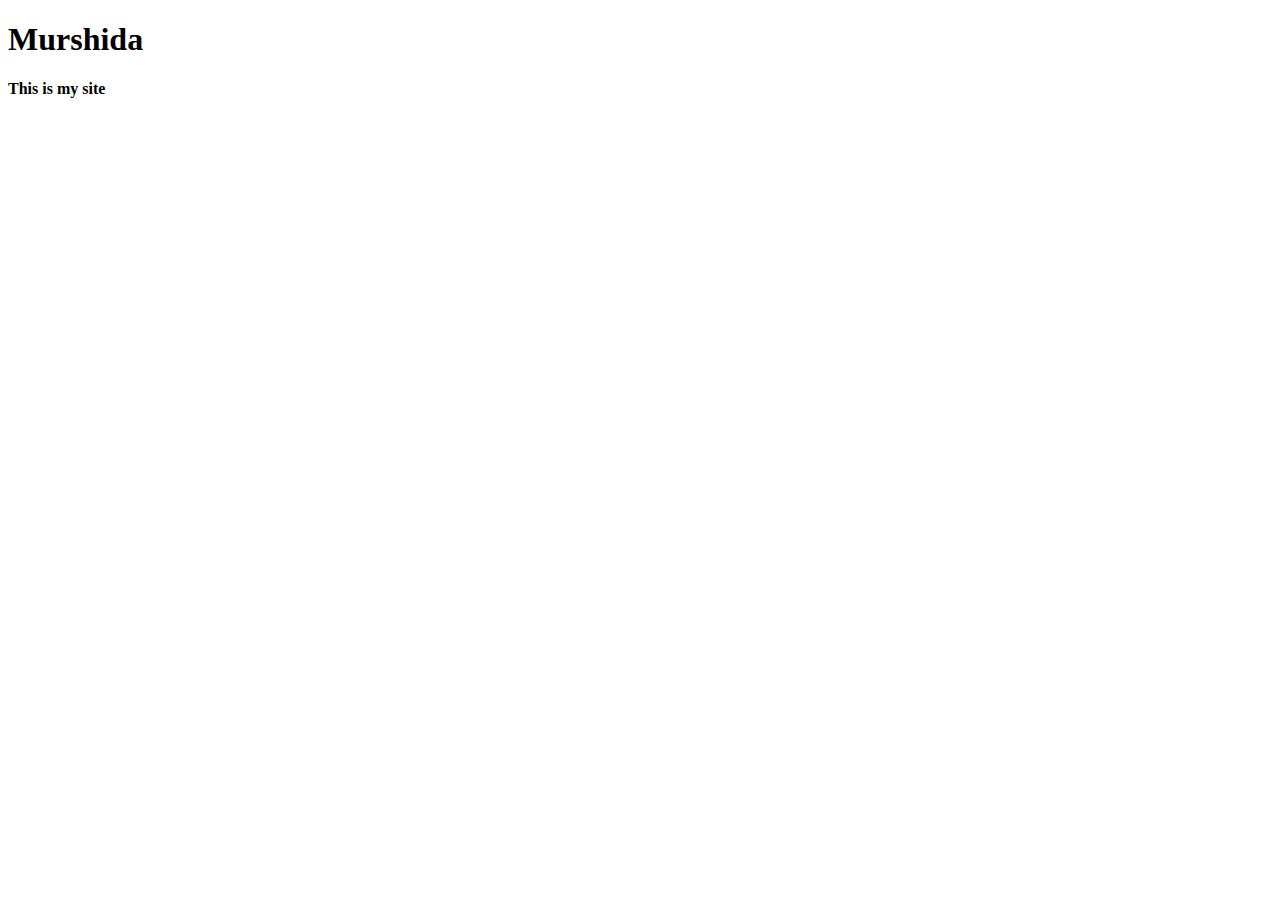
<file: index.html>
<!DOCTYPE html>
<html>
<head>
	<title>Murshida Portfolio Page</title>
</head>
<body>
	<header>
		<h1>Murshida</h1>
		<h4>This is my site</h4>
	</header>
	<section></section>
	<footer></footer>
</body>
</html>
</file>
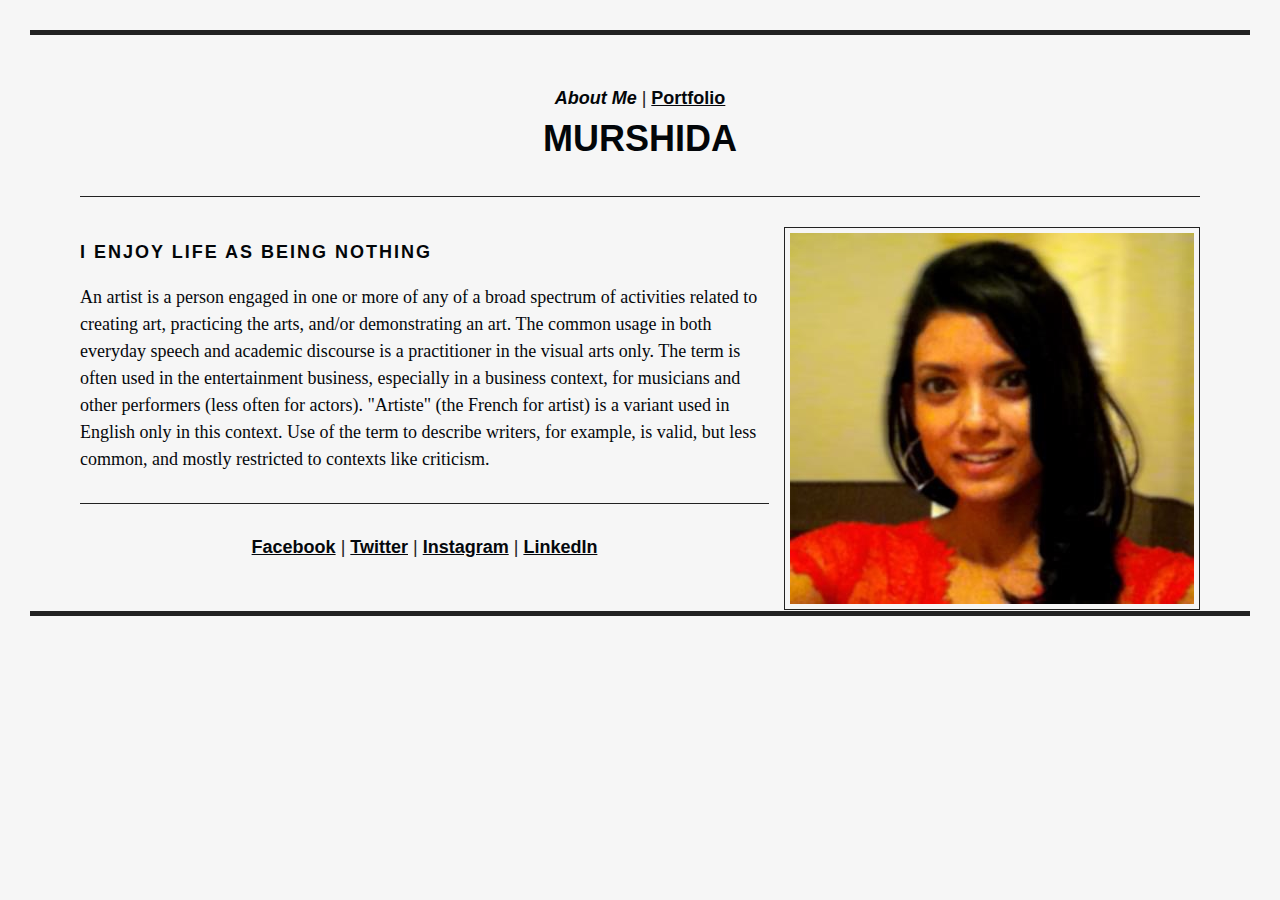
<file: personalsite/index.html>
<!DOCTYPE html>
<html lang="en">
  <head>
      <meta charset="utf-8">
      <meta name="description" content="Your description goes here">
      <meta name="keywords" content="one, two, three">

    <title>Murshida | Portfolio</title>

    <!-- external CSS link -->
    
    <link rel="stylesheet" href="style.css">

  </head>
  <body>
    <nav>
      <strong>About Me</strong>
      |
      <a href="portfolio.html">Portfolio</a>
    </nav>

    <h1>Murshida</h1>

    <hr>

    <img src="images/IMG_0085.JPG" alt="murshida">
    <h3>I Enjoy Life as being nothing </h3>
    <p>An artist is a person engaged in one or more of any of a broad spectrum of activities related to creating art, practicing the arts, and/or demonstrating an art. The common usage in both everyday speech and academic discourse is a practitioner in the visual arts only. The term is often used in the entertainment business, especially in a business context, for musicians and other performers (less often for actors). "Artiste" (the French for artist) is a variant used in English only in this context. Use of the term to describe writers, for example, is valid, but less common, and mostly restricted to contexts like criticism. </p>

    <hr>

      <nav>
      <a href="http://facebook.com/">Facebook</a>
      |
      <a href="http://twitter.com/">Twitter</a>
      |
      <a href="http://instagram.com/">Instagram</a>
      |
      <a href="http://linkedin.com/">LinkedIn</a>
    </nav>

  </body>
</html>
</file>
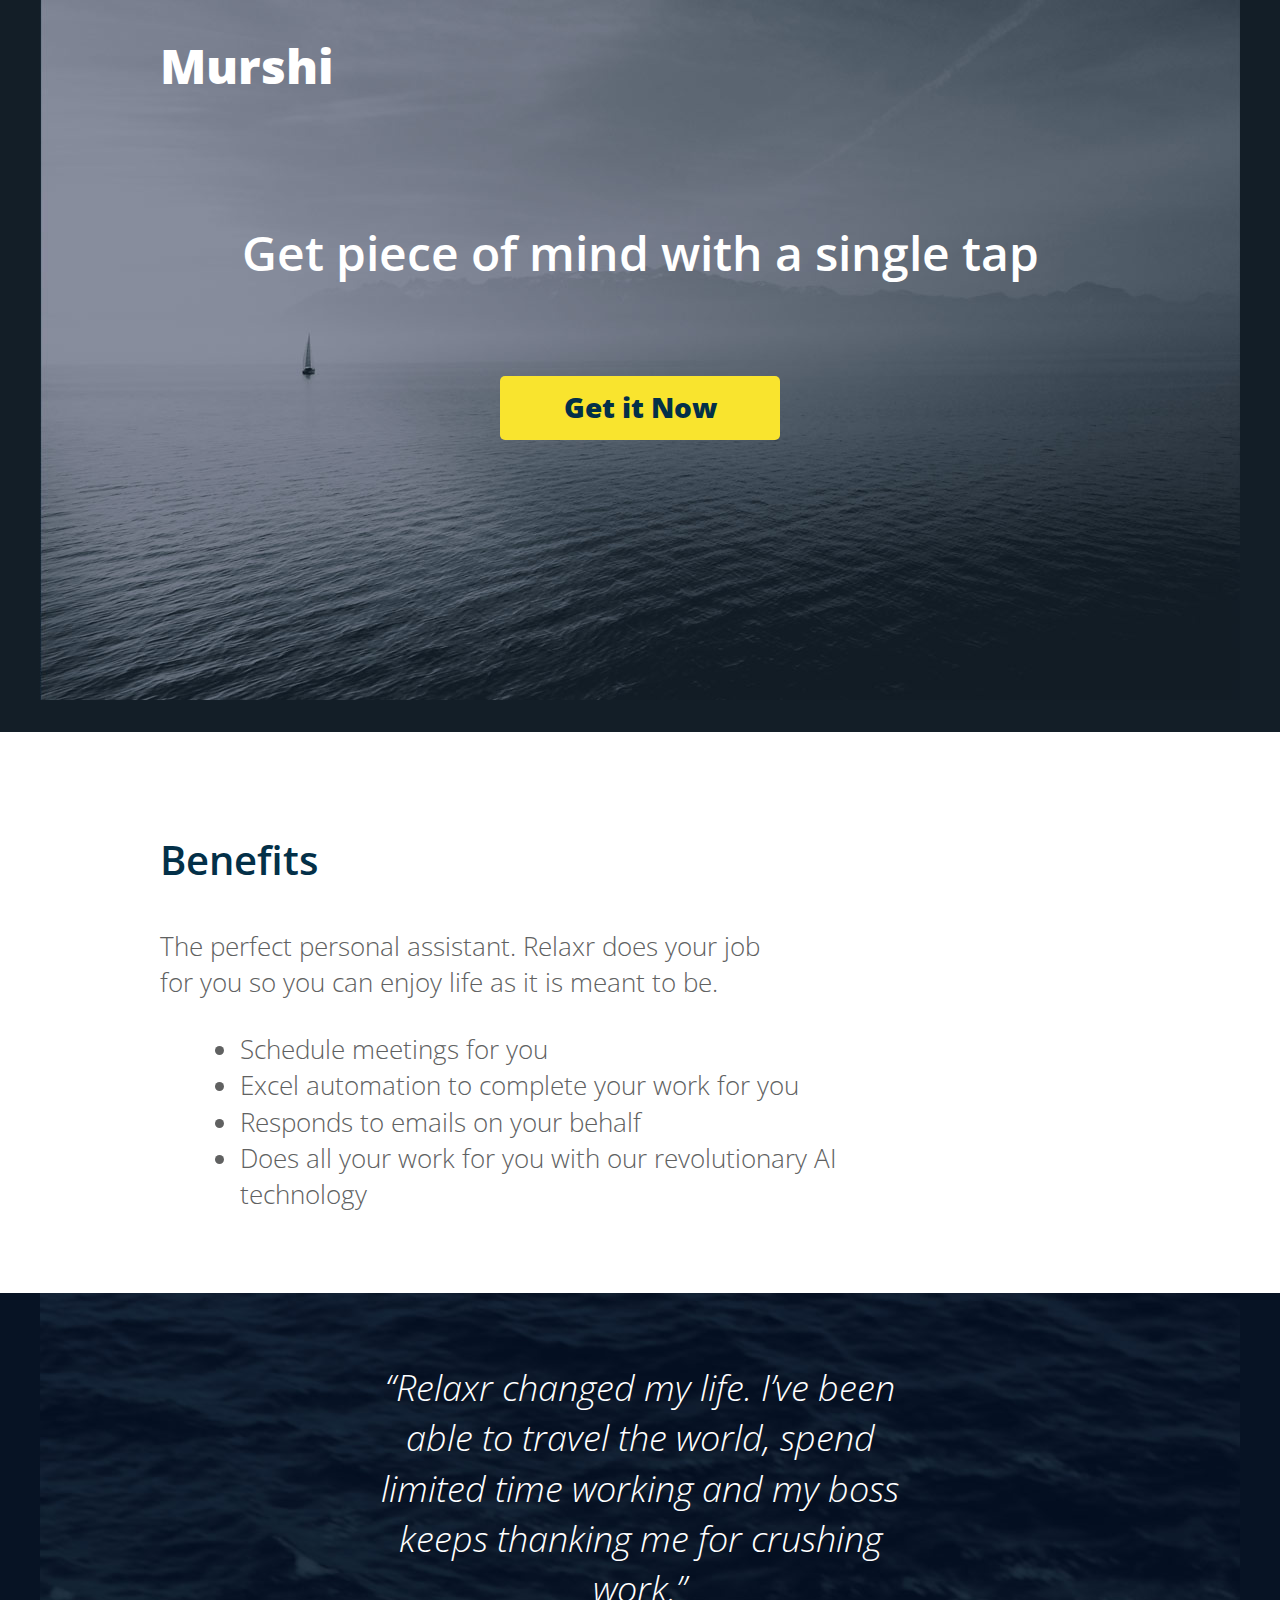
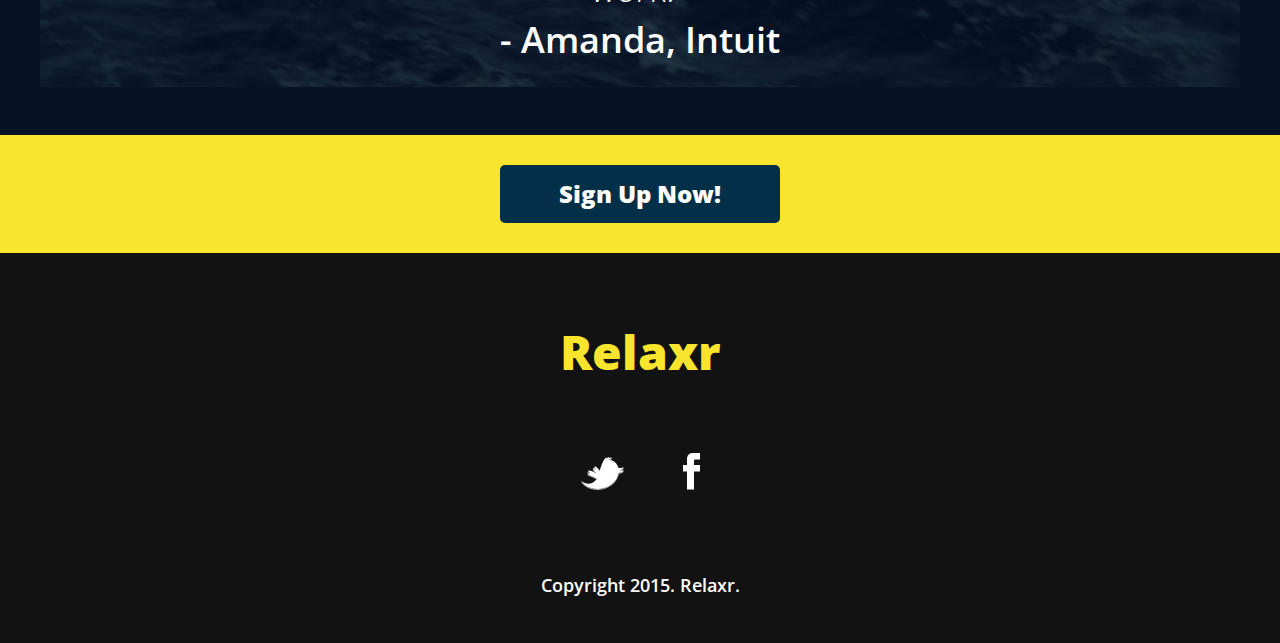
<file: relaxer/index.html>
<!DOCTYPE html>
<html lang="en">
	<head>
    	<meta charset="utf-8">
    	<meta name="description" content="The perfect personal assistant. Relaxr does your job for you so you can enjoy life as it is meant to be.">

		<title>Murshida</title>
		<link href='http://fonts.googleapis.com/css?family=Open+Sans:300italic,300,600,800' rel='stylesheet' type='text/css'>

		<!-- external CSS link -->
		<link rel="stylesheet" href="reset.css">
		<link rel="stylesheet" href="style.css">

	</head>
	<body>
		<header>
			<div class="container">
				<h1 class="logo">Murshi</h1>
				<h2>Get piece of mind with a single tap</h2>
				<a class="button yellow" href="#">Get it Now</a>
			</div>
		</header>
		<section id="benefits">
			<div class="container">
				<h3>Benefits</h3>
				<p>The perfect personal assistant. Relaxr does your job for you so you can enjoy life as it is meant to be.</p>
				<ul>
					<li>Schedule meetings for you</li>
					<li>Excel automation to complete your work for you</li>
					<li>Responds to emails on your behalf</li>
					<li>Does all your work for you with our revolutionary AI technology</li>
				</ul>
			</div>
		</section>
		<section id="testimonial">
			<div class="container">
				<blockquote>&ldquo;Relaxr changed my life. I&rsquo;ve been able to travel the world, spend limited time working and my boss keeps thanking me for crushing work.&rdquo;
				<span>- Amanda, Intuit</span></blockquote>
			</div>
		</section>
		<aside>
			<a class="button blue" href="#">Sign Up Now!</a>
		</aside>
		<footer>
			<h4 class="logo">Relaxr</h4>

			<ul>
				<li><a href="#"><img src="twitter.png" alt="Twitter logo"></a></li>
				<li><a href="#"><img src="facebook.png" alt="Facebook logo"></a></li>
			</ul>

			<p class="copyright">Copyright 2015. Relaxr.</p>
		</footer>
	</body>
</html>
</file>
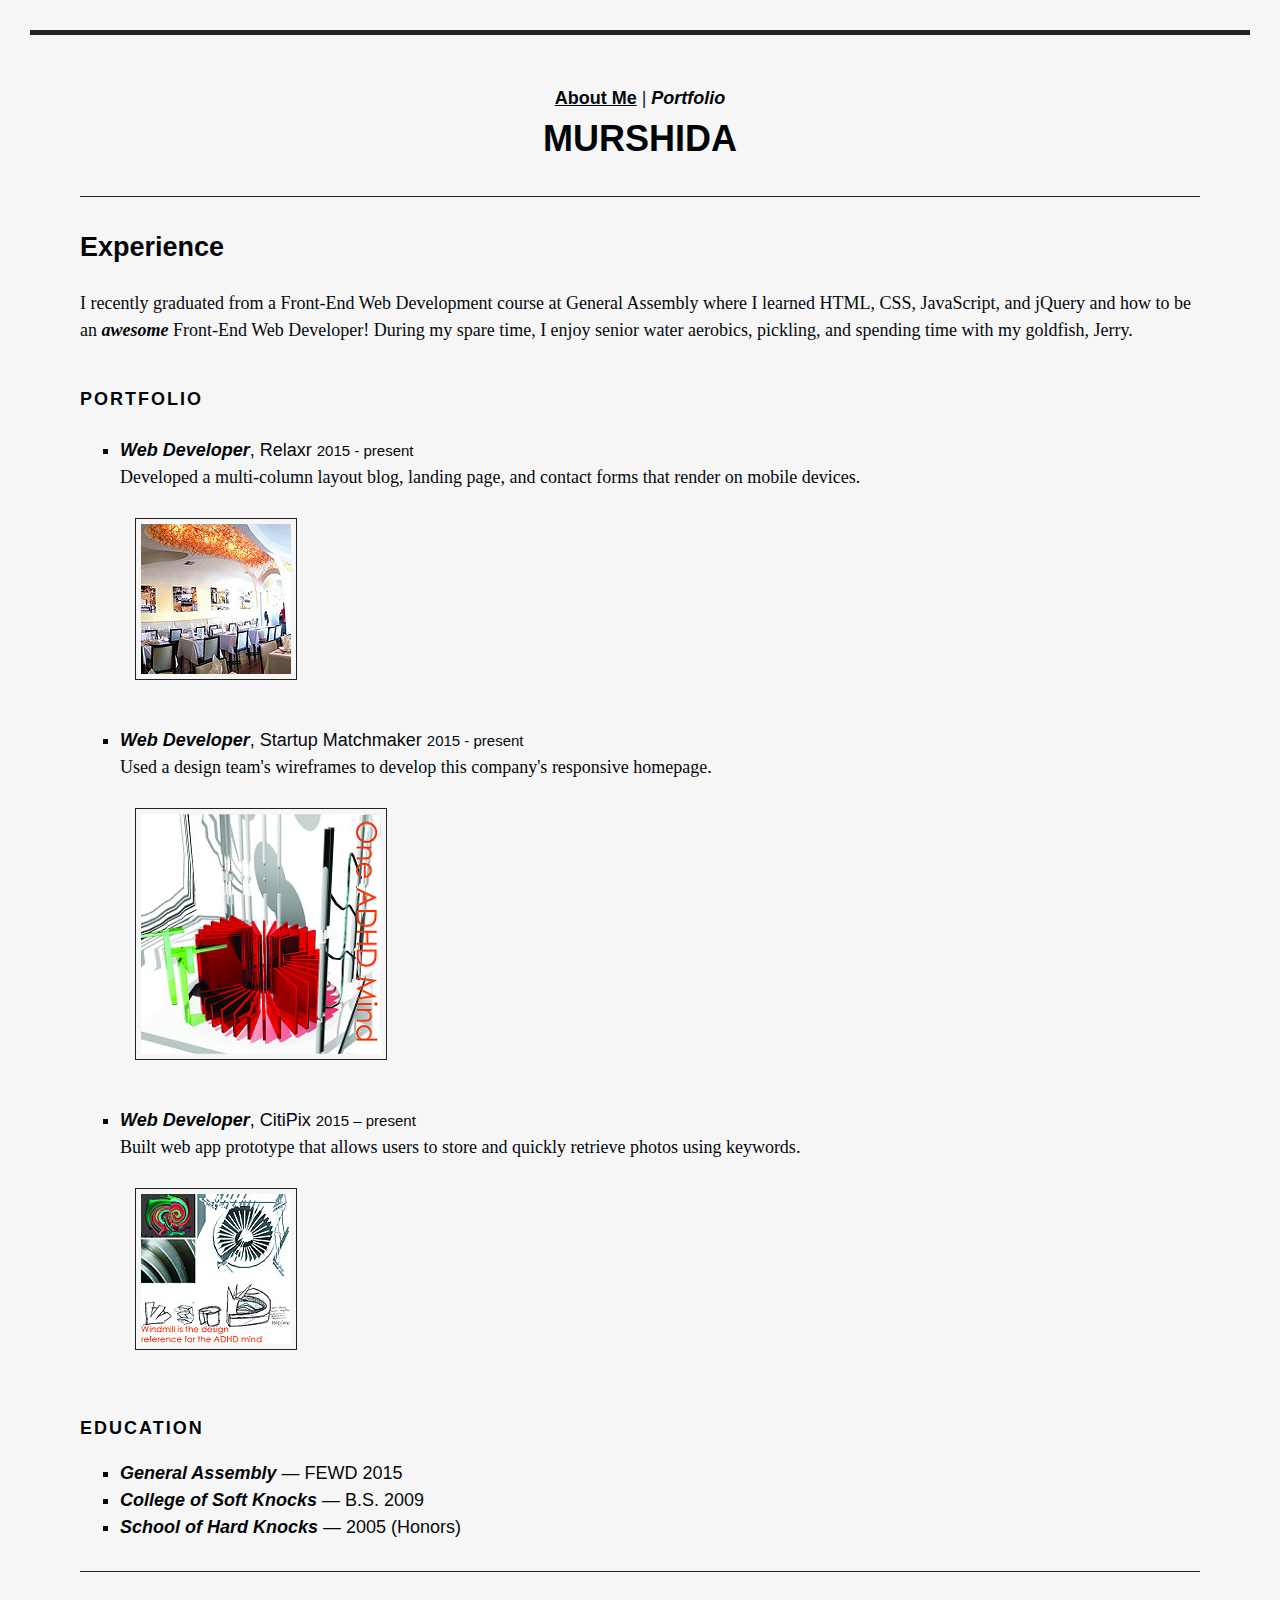
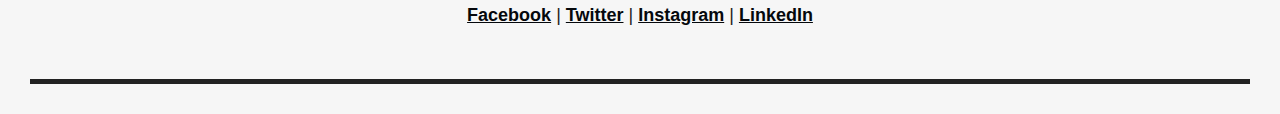
<file: personalsite/portfolio.html>
<!doctype html>
<html>
  <head>
    <meta charset="utf-8">
    <meta name="description" content="Your description goes here">
    <meta name="keywords" content="one, two, three">
    <title>Murshida | Portfolio</title>

    <!-- external CSS link -->

    <link rel="stylesheet" href="style.css">
  </head>
  <body>
    
    <nav>
      <a href="index.html">About Me</a>
      |
      <strong>Portfolio</strong>
    </nav>

    <h1>Murshida</h1>

    <hr>
    
    <h2>Experience</h2>
        
    <p>I recently graduated from a Front-End Web Development course at General Assembly where I learned HTML, CSS, JavaScript, and jQuery and how to be an <strong>awesome</strong> Front-End Web Developer! During my spare time, I enjoy senior water aerobics, pickling, and spending time with my goldfish, Jerry.</p>
    
    <h3>Portfolio</h3>
    
    <ul>
      <li>
        <h4><strong>Web Developer</strong>, Relaxr <small> 2015 - present</small></h4>
        <p>Developed a multi-column layout blog, landing page, and contact forms that render on mobile devices.</p>
        <img src="images/1.jpg" >
      </li>

      <li>
        <h4><strong>Web Developer</strong>, Startup Matchmaker <small>2015 - present</small></h4>
        <p>Used a design team's wireframes to develop this company's responsive homepage.</p>
        <img src="images/2.jpg" >
      </li>

      <li>
        <h4><strong>Web Developer</strong>, CitiPix <small> 2015 – present</small></h4>
        <p>Built web app prototype that allows users to store and quickly retrieve photos using keywords.</p>
        <img src="images/3.jpg">
      </li>

    </ul>
    
    <h3>Education</h3>
    
    <ul>
      <li><strong>General Assembly</strong> — FEWD 2015</li>
      <li><strong>College of Soft Knocks</strong> — B.S. 2009</li>
      <li><strong>School of Hard Knocks</strong> — 2005 (Honors)</li>
    </ul>
    
    <hr>
    
    <nav>
      <a href="http://facebook.com/">Facebook</a>
      |
      <a href="http://twitter.com/">Twitter</a>
      |
      <a href="http://instagram.com/">Instagram</a>
      |
      <a href="http://linkedin.com/">LinkedIn</a>
    </nav>
        
  </body>
</html>
</file>
<file: personalsite/style.css>
body {
  font-family: sans-serif;
  font-size: 18px;
  line-height: 1.5;
  margin: 30px;
  border-bottom: 5px solid #222222;
  border-top: 5px solid #222222;
  padding: 50px;
  background: #F6F6F6;

}

a {
  font-weight: bold;
  color: #05080C;
}

small {
  color: #05080C;
}

strong {
  color: #030609;
  font-style: italic;
}

h1 {
  text-transform: uppercase;
  font-weight: bold;
  text-align: center;
  color: #030609;
  margin-top: 0;
}

h2 {
  color: #030609;
}

h3 {
  font-size: 18px;
  color: #030609;
  text-transform: uppercase;
  letter-spacing: 2px;
  margin-top: 42px;
}

h4 {
  font-weight: normal;
  margin-bottom: 0;
  color: #05080C;
}

p {
  font-family: Georgia, serif;
  margin-top: 0;
  margin-bottom: 27px;
  color: #05080C;
}

ul {
  list-style: square;
}

ul p {
  color: #05080C;
}

li {
  color: #05080C;
}

hr {
  border: none;
  border-top: 1px solid #222222;
  margin: 30px 0;
}

img {
  /*float: right;*/
  margin-left: 15px;
  margin-bottom: 15px;
  border: 1px solid #222222;
  padding: 5px;
  text-align: center
}

img[alt] {
  float: right;
}

nav {
  color: #222222;
  text-align: center;
}
</file>
<file: relaxer/style.css>
style.css
/*
Project Name: Blank Template
Client: Your Client
Author: Your Name
Developer @GA in NYC
*/


/******************************************
/* SETUP
/*******************************************/

/* Box Model Hack */
* {
  -moz-box-sizing: border-box; /* Firexfox */
  -webkit-box-sizing: border-box; /* Safari/Chrome/iOS/Android */
  box-sizing: border-box; /* IE */
}

/* Clear fix hack */
.clearfix:after {
  content: ".";
  display: block;
  clear: both;
  visibility: hidden;
  line-height: 0;
  height: 0;
}

.clear {
  clear: both;
}

.alignright {
  float: right;
  padding: 0 0 10px 10px; /* note the padding around a right floated image */
}

.alignleft {
  float: left;
  padding: 0 10px 10px 0; /* note the padding around a left floated image */
}

/******************************************
/* BASE STYLES
/*******************************************/

body {
  color: #f0efef;
  font-size: 26px;
  line-height: 1.4;
  color: #606161;
  font-family: 'Open Sans', Helvetica, Arial, sans-serif;
  font-weight: 300;
}
a {
  text-decoration: none;
}


/******************************************
/* LAYOUT
/*******************************************/

/* Center the container */
.container {
  width: 960px;
  margin: 0 auto;
}

.logo {
  font-size: 48px;
  font-weight: 800;
}

header {
  height: 700px;
  background: url(header_bg.jpg) no-repeat top center #131e27;
  padding-top: 32px;
}

header .logo {
  color: #fff;
}
header h2 {
  font-size: 48px;
  text-align: center;
  color: #fff;
  margin: 120px 0 90px;
  font-weight: 600;
}
.button {
  border-radius: 5px;
  font-weight: 800;
  padding: 12px 0;
  width: 280px;
  font-size: 28px;
  text-align: center;
  display: block;
  margin: 0 auto;
}
.yellow {
  background: #f9e42e;
  color: #033048;
}
.blue {
  background: #033048;
  color: #fff;
  font-size: 24px;
}
#benefits {
  padding: 100px 0 80px;
}
h3 {
  color: #033048;
  font-size: 40px;
  font-weight: 600;
  margin-bottom: 40px;
}
#benefits p, #benefits ul {
  width: 600px;
}
#benefits ul {
  list-style: disc;
  margin: 30px 0 0 80px;
}
#testimonial {
  background: url(testimonial_bg.jpg) no-repeat top center #071324;
  padding: 70px 0 70px;
  color: #fff;
}
blockquote {
  font-size: 36px;
  font-weight: 300;
  font-style: italic;
  text-align: center;
  width: 580px;
  margin: 0 auto;
}
blockquote span {
  font-weight: 600;
  display: block;
  font-style: normal;
}
aside {
  background: #f9e42e;
  padding: 30px;
  text-align: center
}
footer {
  background: #121212;
  padding: 65px 0 45px;
  text-align: center;
}
footer .logo {
  color: #f9e42e;
  margin-bottom: 68px;
}
footer ul li {
  display: inline-block;
  list-style: none;
  margin: 0 26px 75px;
}
footer p {
  font-size: 18px;
  color: #fff;
  font-weight: 600;
}

/******************************************
/* ADDITIONAL STYLES
/*******************************************/
</file>
